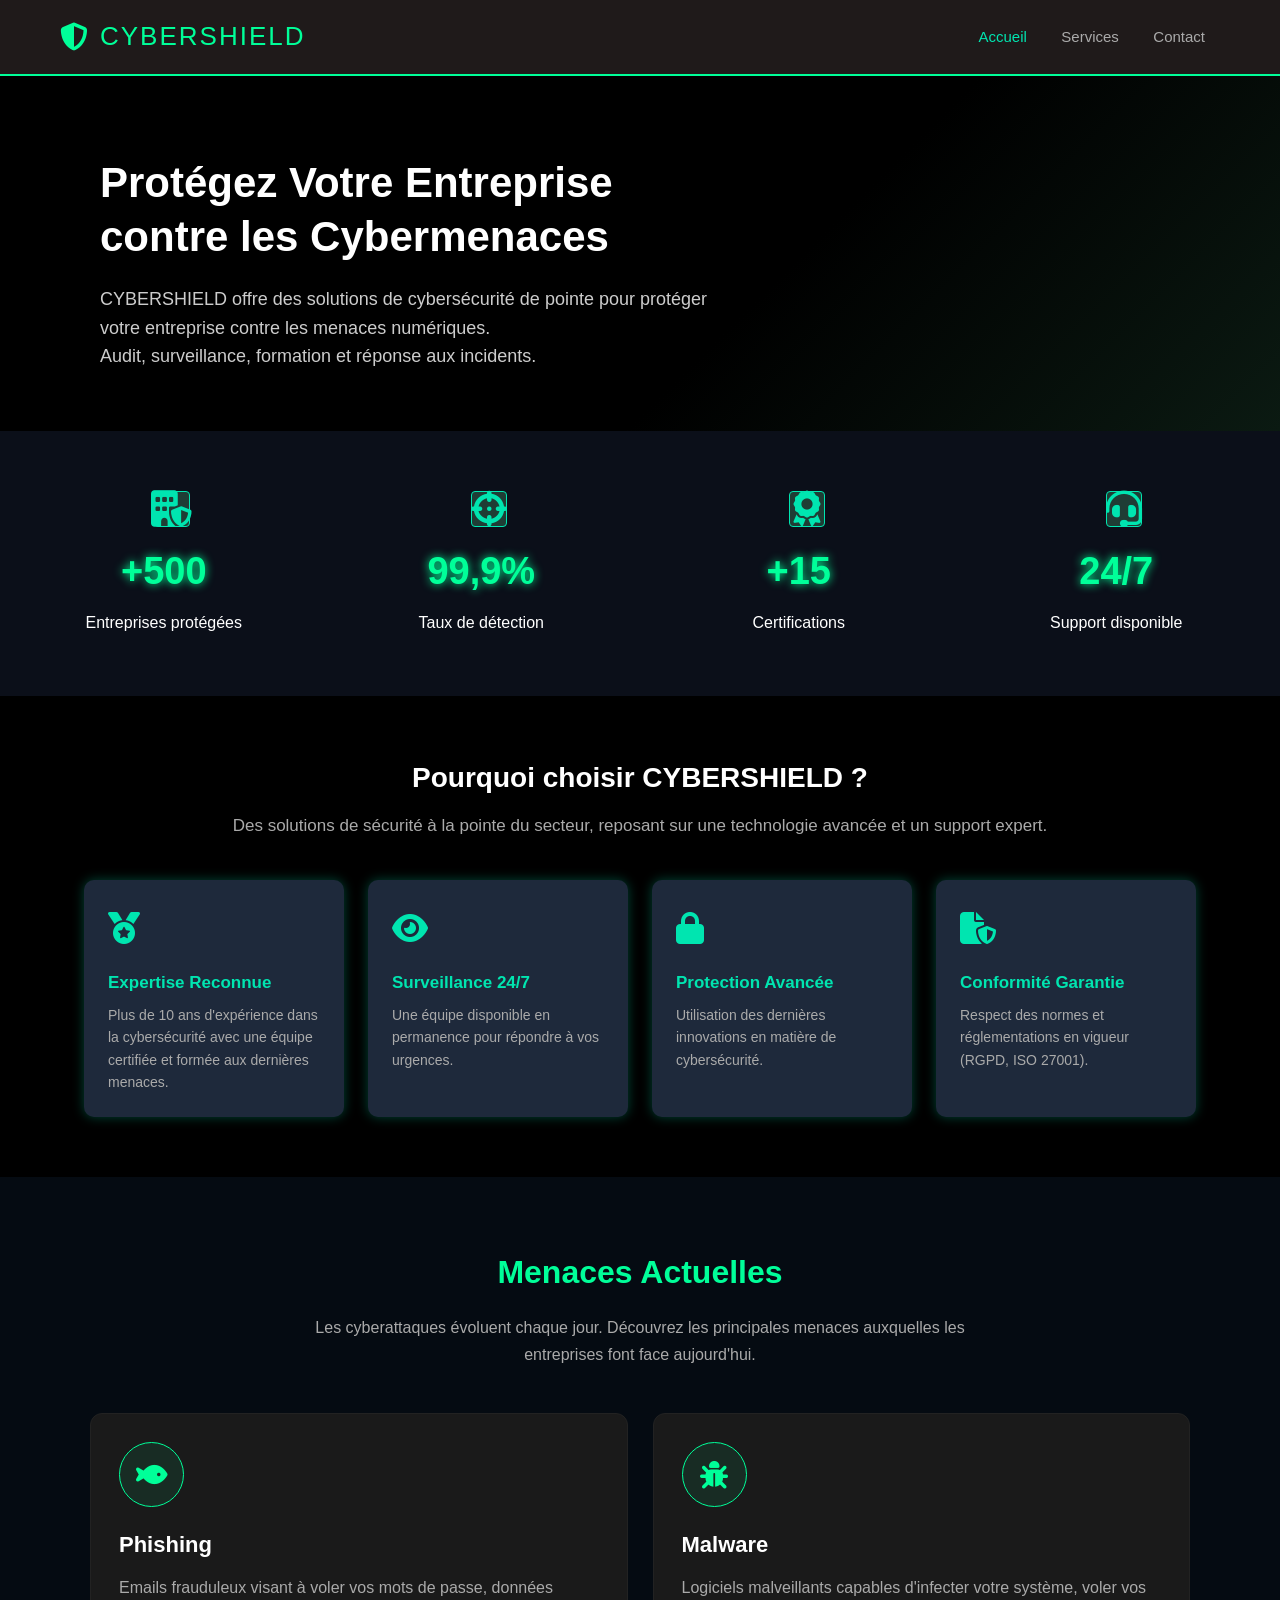
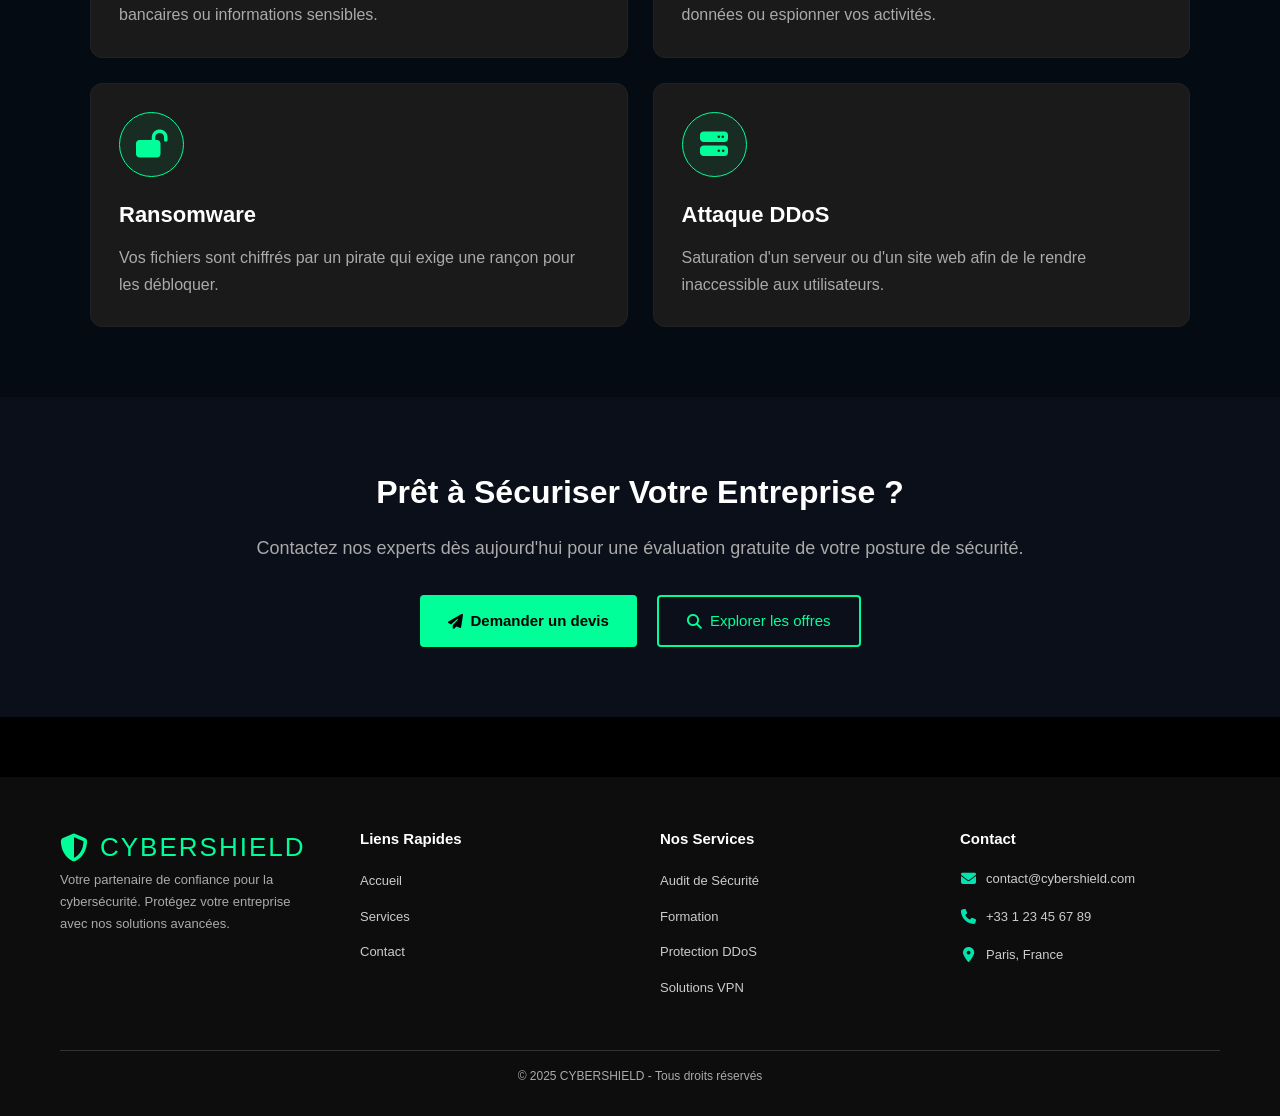
<file: index.html>
<!DOCTYPE html>
<html lang="fr">


    <meta charset="UTF-8">
    <meta name="viewport" content="width=device-width, initial-scale=1.0">
    <title>Accueil - CYBERSHIELD</title>

    <!-- Bibliothèque d'icônes Font Awesome (internet requis) -->
    <link rel="stylesheet" href="https://cdnjs.cloudflare.com/ajax/libs/font-awesome/6.5.0/css/all.min.css">
    <link rel="stylesheet" href="style.css">
</head>

<body>


    <header class="menu">
        <div class="logo">
            <i class="fa-solid fa-shield-halved logo-icone-fa"></i>
            CYBERSHIELD
        </div>

        <nav>
            <a href="index.html" class="actif">Accueil</a>
            <a href="service.html">Services</a>
            <a href="contact.html">Contact</a>
        </nav>

    </header>

    <section class="intro">
        <h1>Protégez Votre Entreprise<br>contre les Cybermenaces</h1>
        <p>CYBERSHIELD offre des solutions de cybersécurité de pointe pour
            protéger votre entreprise contre les menaces numériques.<br>
            Audit, surveillance, formation et réponse aux incidents.</p>
    </section>
 
    <section class="point">

        <div class="point-box">
            <div class="icone"><i class="fa-solid fa-building-shield"></i></div>
            <h2>+500</h2>
            <p>Entreprises protégées</p>
        </div>

        <div class="point-box">
            <div class="icone"><i class="fa-solid fa-crosshairs"></i></div>
            <h2>99,9%</h2>
            <p>Taux de détection</p>
        </div>

        <div class="point-box">
            <div class="icone"><i class="fa-solid fa-award"></i></div>
            <h2>+15</h2>
            <p>Certifications</p>
        </div>

        <div class="point-box">
            <div class="icone"><i class="fa-solid fa-headset"></i></div>
            <h2>24/7</h2>
            <p>Support disponible</p>
        </div>

    </section>


    <section class="pourquoi">

        <div class="choix">
            <h2>Pourquoi choisir CYBERSHIELD ?</h2>
            <p>Des solutions de sécurité à la pointe du secteur, reposant sur une
                technologie avancée et un support expert.</p>
        </div>

     
        <div class="cards">

            <div class="card">
                <div class="icone2"><i class="fa-solid fa-medal"></i></div>
                <h2>Expertise Reconnue</h2>
                <p>Plus de 10 ans d'expérience dans la cybersécurité avec une équipe
                    certifiée et formée aux dernières menaces.</p>
            </div>

            <div class="card">
                <div class="icone2"><i class="fa-solid fa-eye"></i></div>
                <h2>Surveillance 24/7</h2>
                <p>Une équipe disponible en permanence pour répondre à vos urgences.</p>
            </div>

            <div class="card">
                <div class="icone2"><i class="fa-solid fa-lock"></i></div>
                <h2>Protection Avancée</h2>
                <p>Utilisation des dernières innovations en matière de cybersécurité.</p>
            </div>

            <div class="card">
                <div class="icone2"><i class="fa-solid fa-file-shield"></i></div>
                <h2>Conformité Garantie</h2>
                <p>Respect des normes et réglementations en vigueur (RGPD, ISO 27001).</p>
            </div>

        </div>
    </section>


    <section class="menaces">

        <div class="titre-menaces">
            <h2>Menaces Actuelles</h2>
            <p>Les cyberattaques évoluent chaque jour. Découvrez les principales
                menaces auxquelles les entreprises font face aujourd'hui.</p>
        </div>


        <div class="grille-menaces">

            <div class="carte-menace">
                <div class="icone-menace"><i class="fa-solid fa-fish"></i></div>
                <h3>Phishing</h3>
                <p>Emails frauduleux visant à voler vos mots de passe,
                    données bancaires ou informations sensibles.</p>
            </div>

            <div class="carte-menace">
                <div class="icone-menace"><i class="fa-solid fa-bug"></i></div>
                <h3>Malware</h3>
                <p>Logiciels malveillants capables d'infecter votre système,
                    voler vos données ou espionner vos activités.</p>
            </div>

            <div class="carte-menace">
                <div class="icone-menace"><i class="fa-solid fa-lock-open"></i></div>
                <h3>Ransomware</h3>
                <p>Vos fichiers sont chiffrés par un pirate qui exige
                    une rançon pour les débloquer.</p>
            </div>

            <div class="carte-menace">
                <div class="icone-menace"><i class="fa-solid fa-server"></i></div>
                <h3>Attaque DDoS</h3>
                <p>Saturation d'un serveur ou d'un site web afin
                    de le rendre inaccessible aux utilisateurs.</p>
            </div>

        </div>
    </section>


    <section class="partie3">
        <h2>Prêt à Sécuriser Votre Entreprise ?</h2>
        <p>Contactez nos experts dès aujourd'hui pour une évaluation gratuite
            de votre posture de sécurité.</p>

        <div class="cta-boutons">
        
            <a class="btn-principal" href="contact.html">
                <i class="fa-solid fa-paper-plane"></i>
                Demander un devis
            </a>
   
            <a class="btn-secondaire" href="service.html">
                <i class="fa-solid fa-magnifying-glass"></i>
                Explorer les offres
            </a>
        </div>
    </section>


    <footer>
        <div class="colonnes">

            <div class="colonne">
                <div class="logo">
                    <i class="fa-solid fa-shield-halved logo-icone-fa"></i>
                    <span>CYBERSHIELD</span>
                </div>
                <p class="description">
                    Votre partenaire de confiance pour la cybersécurité.
                    Protégez votre entreprise avec nos solutions avancées.
                </p>
            </div>

            <div class="colonne">
                <h3>Liens Rapides</h3>
                <ul>  
                    <li><a href="index.html">Accueil</a></li>
                    <li><a href="service.html">Services</a></li> 
                    <li><a href="contact.html">Contact</a></li>
                </ul>
            </div>

            <div class="colonne">
                <h3>Nos Services</h3>
                <ul>
                    <li><a href="service.html">Audit de Sécurité</a></li>
                    <li><a href="service.html">Formation</a></li>
                    <li><a href="service.html">Protection DDoS</a></li>
                    <li><a href="service.html">Solutions VPN</a></li>
                </ul>
            </div>

  
            <div class="colonne">
                <h3>Contact</h3>
                <div class="contact-ligne">
                    <span class="contact-icone"><i class="fa-solid fa-envelope"></i></span>
                    <span>contact@cybershield.com</span>
                </div>
                <div class="contact-ligne">
                    <span class="contact-icone"><i class="fa-solid fa-phone"></i></span>
                    <span>+33 1 23 45 67 89</span>
                </div>
                <div class="contact-ligne">
                    <span class="contact-icone"><i class="fa-solid fa-location-dot"></i></span>
                    <span>Paris, France</span>
                </div>
            </div>

        </div>

        <hr class="separateur">
        <p class="footer-bas">© 2025 CYBERSHIELD - Tous droits réservés</p>
    </footer>

</body>
</html>
</file>
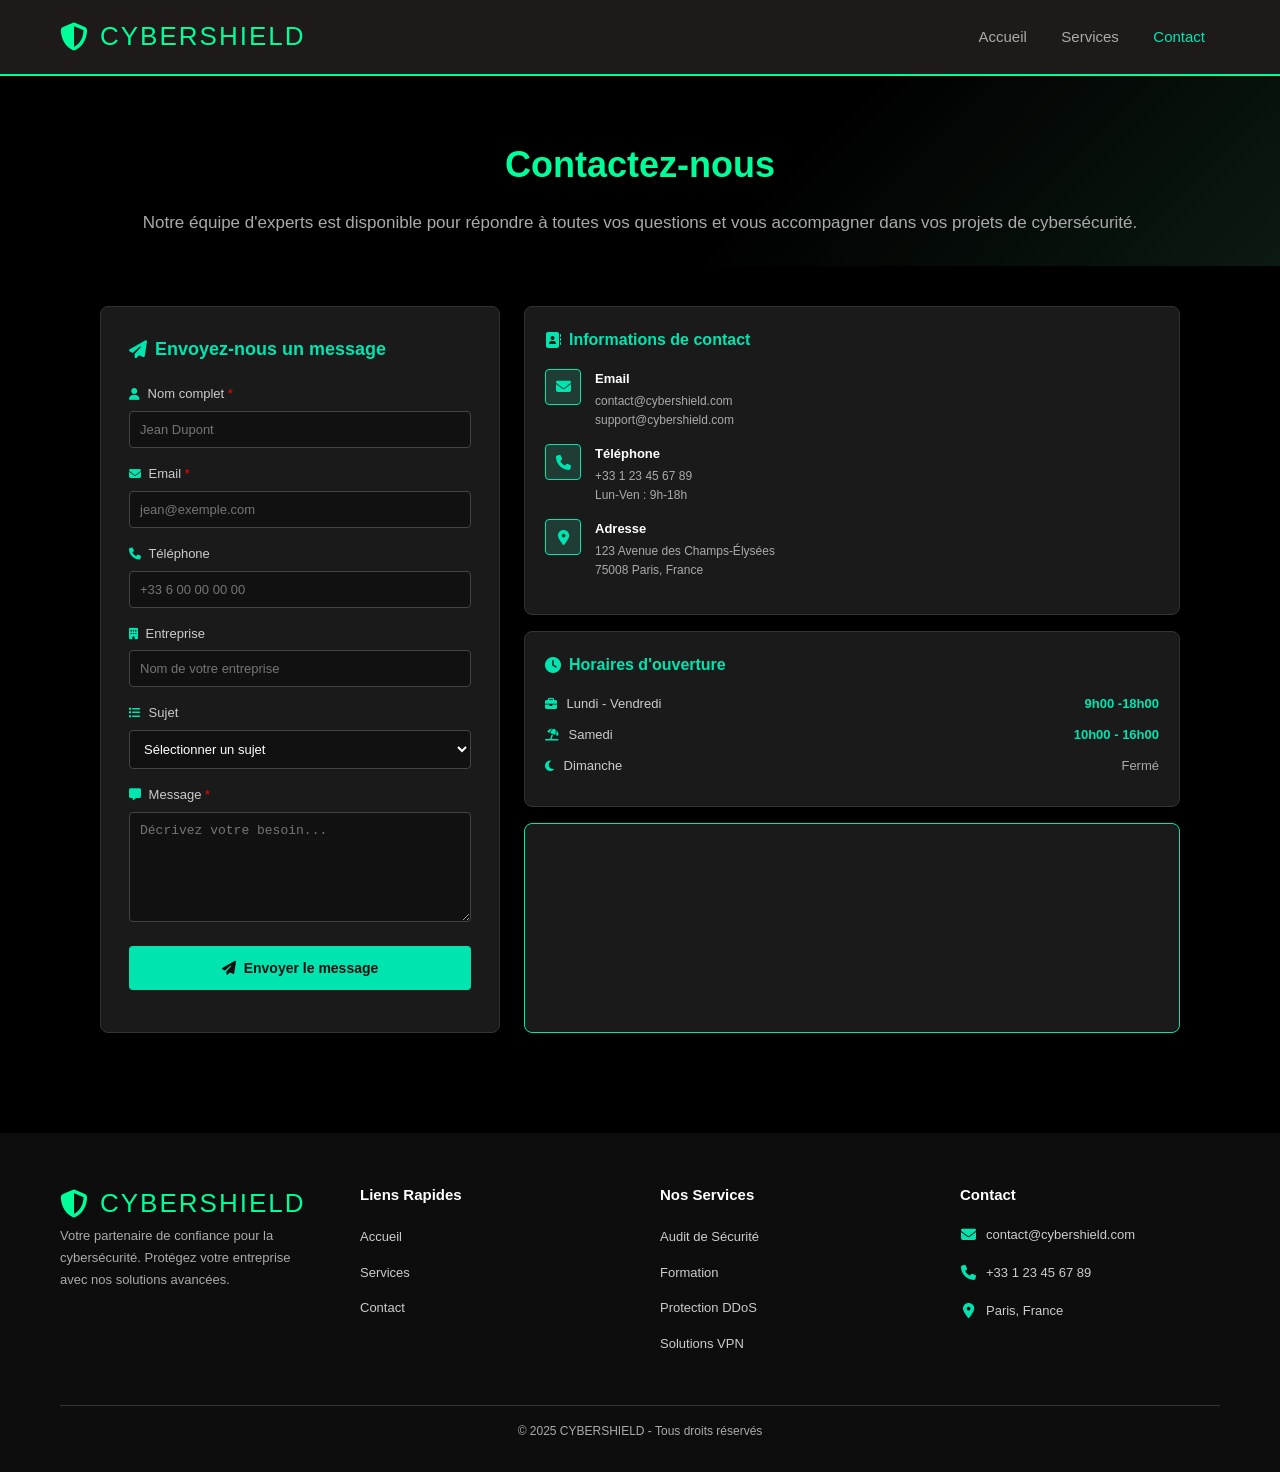
<file: contact.html>
<!DOCTYPE html>
<html lang="fr">

<head>
    <meta charset="UTF-8">
    <meta name="viewport" content="width=device-width, initial-scale=1.0">
    <title>Contact - CYBERSHIELD</title>

    <!-- Bibliothèque d'icônes Font Awesome (internet requis) -->
    <link rel="stylesheet" href="https://cdnjs.cloudflare.com/ajax/libs/font-awesome/6.5.0/css/all.min.css">

    <link rel="stylesheet" href="style.css">
</head>

<body>

    <header class="menu">

        <div class="logo">
            <i class="fa-solid fa-shield-halved logo-icone-fa"></i>
            CYBERSHIELD
        </div>

        <nav>
            <a href="index.html">Accueil</a>
            <a href="service.html">Services</a>
            <a href="contact.html" class="actif">Contact</a>
        </nav>

    </header>

    <section class="serve">
        <h1>Contactez-nous</h1>
        <p>Notre équipe d'experts est disponible pour répondre à toutes vos
            questions et vous accompagner dans vos projets de cybersécurité.</p>
    </section>

    <div class="page">

        <!-- ========== COLONNE GAUCHE : Formulaire ========== -->
        <div class="formulaire">

            <h2>
                <i class="fa-solid fa-paper-plane"></i>
                Envoyez-nous un message
            </h2>

            
            <div class="groupe">
                <label>
                    <i class="fa-solid fa-user icone-label"></i>
                    Nom complet <span>*</span>
                </label>
                <input type="text" placeholder="Jean Dupont">
            </div>

           
            <div class="groupe">
                <label>
                    <i class="fa-solid fa-envelope icone-label"></i>
                    Email <span>*</span>
                </label>
                <input type="email" placeholder="jean@exemple.com">
            </div>

            <div class="groupe">
                <label>
                    <i class="fa-solid fa-phone icone-label"></i>
                    Téléphone
                </label>
                <input type="tel" placeholder="+33 6 00 00 00 00">
            </div>

      
            <div class="groupe">
                <label>
                    <i class="fa-solid fa-building icone-label"></i>
                    Entreprise
                </label>
                <input type="text" placeholder="Nom de votre entreprise">
            </div>

           
            <div class="groupe">
                <label>
                    <i class="fa-solid fa-list icone-label"></i>
                    Sujet
                </label>
                <select>
                    <option>Sélectionner un sujet</option>
                    <option>Audit de sécurité</option>
                    <option>Protection DDoS</option>
                    <option>Formation</option>
                    <option>Gestion des accès</option>
                    <option>Chiffrement avancé</option>
                    <option>Surveillance réseau</option>
                    <option>Autre</option>
                </select>
            </div>

            <div class="groupe">
                <label>
                    <i class="fa-solid fa-message icone-label"></i>
                    Message <span>*</span>
                </label>
                <textarea placeholder="Décrivez votre besoin..."></textarea>
            </div>

            <button class="bouton-envoyer">
                <i class="fa-solid fa-paper-plane"></i>
                Envoyer le message
            </button>

        </div>


        <!-- ========== COLONNE DROITE : Informations ========== -->
        <div class="colonne-droite">

            <div class="boite">
                <h2>
                    <i class="fa-solid fa-address-book"></i>
                    Informations de contact
                </h2>

                <!-- Email -->
                <div class="info-ligne">
                    <div class="icone"><i class="fa-solid fa-envelope"></i></div>
                    <div class="info-texte">
                        <strong>Email</strong>
                        <p>contact@cybershield.com<br>support@cybershield.com</p>
                    </div>
                </div>
                <div class="info-ligne">
                    <div class="icone"><i class="fa-solid fa-phone"></i></div>
                    <div class="info-texte">
                        <strong>Téléphone</strong>
                        <p>+33 1 23 45 67 89<br>Lun-Ven : 9h-18h</p>
                    </div>
                </div>

        
                <div class="info-ligne">
                    <div class="icone"><i class="fa-solid fa-location-dot"></i></div>
                    <div class="info-texte">
                        <strong>Adresse</strong>
                        <p>123 Avenue des Champs-Élysées<br>75008 Paris, France</p>
                    </div>
                </div>
            </div>

            <div class="boite">
                <h2>
                    <i class="fa-solid fa-clock"></i>
                    Horaires d'ouverture
                </h2>

                <div class="horaire-ligne">
                    <div>
                        <i class="fa-solid fa-briefcase icone-horaire"></i>
                        Lundi - Vendredi
                    </div>
                    <span>9h00 -18h00</span>
                </div>

                <div class="horaire-ligne">
                    <div>
                        <i class="fa-solid fa-umbrella-beach icone-horaire"></i>
                        Samedi
                    </div>
                    <span>10h00 - 16h00</span>
                </div>

                <div class="horaire-ligne">
                    <div>
                        <i class="fa-solid fa-moon icone-horaire"></i>
                        Dimanche
                    </div>
                    <div style="color: #aaa;">Fermé</div>
                </div>
            </div>

            <div class="boite boite-urgence">
                <iframe
                    src="https://www.google.com/maps/embed?pb=!1m18!1m12!1m3!1d5247.194319194142!2d2.290780475413503!3d48.88495559883798!2m3!1f0!2f0!3f0!3m2!1i1024!2i768!4f13.1!3m3!1m2!1s0x47e66f91aa85bfb1%3A0xca6c403c8e457b76!2sIRIS%20-%20%C3%89cole%20sup%C3%A9rieure%20d&#39;informatique!5e0!3m2!1sfr!2sfr!4v1776249837614!5m2!1sfr!2sfr"
                    width="620"
                    height="200"
                    style="border: 0;"
                    allowfullscreen=""
                    loading="lazy"
                    referrerpolicy="no-referrer-when-downgrade">
                </iframe>
            </div>

        </div>

    </div>


    <footer>
        <div class="colonnes">

            <div class="colonne">
                <div class="logo">
                    <i class="fa-solid fa-shield-halved logo-icone-fa"></i>
                    <span>CYBERSHIELD</span>
                </div>
                <p class="description">
                    Votre partenaire de confiance pour la cybersécurité.
                    Protégez votre entreprise avec nos solutions avancées.
                </p>
            </div>

            <div class="colonne">
                <h3>Liens Rapides</h3>
                <ul>
                    <li><a href="index.html">Accueil</a></li>
                    <li><a href="service.html">Services</a></li>
                    <li><a href="contact.html">Contact</a></li>
                </ul>
            </div>

            <div class="colonne">
                <h3>Nos Services</h3>
                <ul>
                    <li><a href="service.html">Audit de Sécurité</a></li>
                    <li><a href="service.html">Formation</a></li>
                    <li><a href="service.html">Protection DDoS</a></li>
                    <li><a href="service.html">Solutions VPN</a></li>
                </ul>
            </div>

            <div class="colonne">
                <h3>Contact</h3>
                <div class="contact-ligne">
                    <span class="contact-icone"><i class="fa-solid fa-envelope"></i></span>
                    <span>contact@cybershield.com</span>
                </div>
                <div class="contact-ligne">
                    <span class="contact-icone"><i class="fa-solid fa-phone"></i></span>
                    <span>+33 1 23 45 67 89</span>
                </div>
                <div class="contact-ligne">
                    <span class="contact-icone"><i class="fa-solid fa-location-dot"></i></span>
                    <span>Paris, France</span>
                </div>
            </div>

        </div>

        <hr class="separateur">
        <p class="footer-bas">© 2025 CYBERSHIELD - Tous droits réservés</p>
    </footer>

</body>
</html>
</file>
<file: style.css>
/* ============================================
   PARTIE 1 – LES COULEURS DU SITE
   
   Au lieu d'écrire #00ff99 partout,
   on crée des noms de couleurs ici.
   Ensuite on écrit var(--vert) dans le CSS.
   Si on veut changer le vert → on modifie
   juste cette ligne et tout le site change !
============================================ */
:root {
    --vert       : #00ff99;
    --vert-clair : #00e5b0;
    --noir       : #000000;
    --noir-doux  : #0b0f19;
    --gris-fonce : #1a1a1a;
    --gris-carte : #1e293b;
    --gris-texte : #aaaaaa;
    --blanc      : #ffffff;
    --rouge      : red;
    --bordure    : #333333;
}
 
 
/* ============================================
   PARTIE 2 – STYLE DE BASE DE TOUTE LA PAGE
============================================ */
*
{
    box-sizing: border-box;
    margin: 0;
    padding: 0;
}
 
body {
    background-color: var(--noir);
    color: var(--blanc);
    font-family: 'Segoe UI', Tahoma, Verdana, sans-serif;
    line-height: 1.6;
}
 
 
/* ============================================
   PARTIE 3 – LA BARRE DE NAVIGATION (en haut)
   
   C'est le header avec le logo + les 3 liens.
   position: sticky = elle reste visible
   quand on fait défiler la page vers le bas.
============================================ */
 
.menu {
    display: flex;
    justify-content: space-between;
    align-items: center;
    padding: 16px 60px;
    background-color: #1f1a1a;
    border-bottom: 2px solid var(--vert);
    position: sticky;
    top: 0;
    z-index: 100;
}
 
.logo {
    color: var(--vert);
    font-size: 26px;
    font-family: 'Franklin Gothic Medium', Arial, sans-serif;
    letter-spacing: 2px;
    display: flex;
    align-items: center;
    gap: 10px;
}
 
.logo-icone-fa {
    color: var(--vert);
    font-size: 28px;
}
 
nav a {
    color: var(--gris-texte);
    text-decoration: none;
    margin: 0 15px;
    font-size: 15px;
    transition: color 0.3s;
}
 
nav a:hover,
nav a.actif {
    color: var(--vert-clair);
}
 
 
/* ============================================
   PARTIE 4 – SECTION INTRODUCTION (Accueil)
   
   Le grand titre + texte de présentation
   en haut de la page d'accueil.
============================================ */
.intro {
    padding: 80px 100px 60px;
    background: linear-gradient(135deg, #000000 60%, #0b1a12 100%);
}
 
.intro h1 {
    color: var(--blanc);
    font-size: 42px;
    line-height: 1.3;
    margin-bottom: 20px;
}
 
.intro p {
    font-size: 18px;
    color: #cccccc;
    max-width: 650px;
}
 
 
/* ============================================
   PARTIE 5 – LES CHIFFRES CLÉS (+500, 99,9%...)
   
   4 blocs côte à côte sur fond bleuté.
============================================ */
 
.point {
    display: flex;
    justify-content: space-around;
    align-items: center;
    padding: 60px 20px;
    background: var(--noir-doux);
    text-align: center;
    flex-wrap: wrap;
    gap: 30px;
}
 
.point-box {
    width: 200px;
}
 
.point-box .icone {
    font-size: 36px;
    color: var(--vert-clair);
    margin-bottom: 14px;
    margin-left: 90px;
}
 
.point-box h2 {
    font-size: 38px;
    color: var(--vert);
    text-shadow: 0 0 10px var(--vert);
    margin: 8px 0;
}
 
.point-box p {
    font-size: 16px;
    color: var(--blanc);
}
 
 
/* ============================================
   PARTIE 6 – POURQUOI NOUS CHOISIR
   
   Titre centré + 4 cartes avec icônes.
============================================ */
 
.pourquoi {
    padding: 60px 40px;
}
 
.choix h2 {
    text-align: center;
    font-size: 28px;
    margin-bottom: 12px;
}
 
.choix p {
    text-align: center;
    font-size: 17px;
    color: var(--gris-texte);
    margin-bottom: 40px;
}
 
.cards {
    display: flex;
    justify-content: center;
    flex-wrap: wrap;
    gap: 24px;
}
 
.card {
    background-color: var(--gris-carte);
    padding: 24px;
    width: 260px;
    border-radius: 10px;
    box-shadow: 0 0 12px rgba(0, 229, 176, 0.3);
    transition: background-color 0.3s, transform 0.3s;
}
 
.card:hover {
    background-color: #243447;
    transform: translateY(-4px);
}
 
.icone2 {
    font-size: 32px;
    color: var(--vert-clair);
    margin-bottom: 14px;
}
 
.card h2 {
    font-size: 17px;
    margin-bottom: 8px;
    color: var(--vert-clair);
}
 
.card p {
    font-size: 14px;
    color: var(--gris-texte);
}
 
 
/* ============================================
   PARTIE 7 – MENACES ACTUELLES (Accueil)
   
   4 cartes en 2 colonnes sur fond très sombre.
============================================ */
 
.menaces {
    padding: 70px 50px;
    background: #050b12;
}
 
.titre-menaces {
    text-align: center;
    margin-bottom: 45px;
}
 
.titre-menaces h2 {
    font-size: 32px;
    color: var(--vert);
    margin-bottom: 15px;
}
 
.titre-menaces p {
    color: var(--gris-texte);
    max-width: 700px;
    margin: auto;
    font-size: 16px;
    line-height: 1.7;
}
 
.grille-menaces {
    display: grid;
    grid-template-columns: repeat(2, 1fr);
    gap: 25px;
    max-width: 1100px;
    margin: auto;
}
 
.carte-menace {
    background: var(--gris-fonce);
    border: 1px solid #222;
    padding: 28px;
    border-radius: 12px;
    transition: 0.3s;
}
 
.carte-menace:hover {
    transform: translateY(-6px);
    border-color: var(--vert);
    box-shadow: 0 0 20px rgba(0, 255, 153, 0.2);
}
 
.icone-menace {
    width: 65px;
    height: 65px;
    background: rgba(0, 255, 153, 0.08);
    border: 1px solid var(--vert);
    border-radius: 50%;
    display: flex;
    justify-content: center;
    align-items: center;
    font-size: 28px;
    color: var(--vert);
    margin-bottom: 20px;
}
 
.carte-menace h3 {
    color: var(--blanc);
    margin-bottom: 12px;
    font-size: 22px;
}
 
.carte-menace p {
    color: var(--gris-texte);
    line-height: 1.7;
}
 
 
/* ============================================
   PARTIE 8 – CALL TO ACTION (Accueil)
   
   Section avec 2 boutons pour inciter
   le visiteur à contacter ou explorer.
============================================ */
 
.partie3 {
    text-align: center;
    padding: 70px 40px;
    background: var(--noir-doux);
}
 
.partie3 h2 {
    font-size: 32px;
    margin-bottom: 16px;
}
 
.partie3 p {
    font-size: 18px;
    color: var(--gris-texte);
    margin-bottom: 32px;
}
 
.cta-boutons {
    display: flex;
    justify-content: center;
    gap: 20px;
    flex-wrap: wrap;
}
 
.btn-principal {
    background-color: var(--vert);
    color: #000;
    text-decoration: none;
    padding: 12px 28px;
    border-radius: 4px;
    font-weight: bold;
    font-size: 15px;
    transition: background-color 0.3s;
    display: inline-flex;
    align-items: center;
    gap: 8px;
}
 
.btn-principal:hover {
    background-color: var(--vert-clair);
}
 
.btn-secondaire {
    background-color: transparent;
    color: var(--vert);
    text-decoration: none;
    padding: 12px 28px;
    border-radius: 4px;
    border: 2px solid var(--vert);
    font-size: 15px;
    transition: background-color 0.3s;
    display: inline-flex;
    align-items: center;
    gap: 8px;
}
 
.btn-secondaire:hover {
    background-color: rgba(0, 255, 153, 0.1);
}
 
 
/* ============================================
   PARTIE 9 – BANNIÈRE PAGE SERVICES
   
   Le grand titre en haut de la page services.
============================================ */
.serve {
    padding: 60px 40px 30px;
    text-align: center;
    background: linear-gradient(135deg, #000000 60%, #0b1a12 100%);
}
 
.serve h1 {
    font-size: 36px;
    color: var(--vert);
    margin-bottom: 16px;
}
 
.serve p {
    font-size: 17px;
    color: var(--gris-texte);
}
 
 
/* ============================================
   PARTIE 10 – GRILLE DES SERVICES
   
   6 cartes en 2 colonnes.
   Chaque carte : image + titre + liste + prix + bouton.
============================================ */
 
.services {
    display: grid;
    grid-template-columns: repeat(2, 1fr);
    gap: 24px;
    padding: 40px 80px;
    max-width: 1200px;
    margin: 0 auto;
}
 
.cardservice {
    background-color: var(--gris-fonce);
    padding: 24px;
    border-radius: 8px;
    border: 1px solid var(--bordure);
    transition: border-color 0.3s, transform 0.3s;
}
 
.cardservice:hover {
    border-color: var(--vert-clair);
    transform: translateY(-4px);
}
 
.icone-titre {
    color: var(--vert-clair);
    margin-right: 8px;
    font-size: 18px;
}
 
.cardservice h2 {
    font-size: 20px;
    color: var(--vert-clair);
    margin-bottom: 10px;
    display: flex;
    align-items: center;
}
 
.cardservice p {
    font-size: 14px;
    color: var(--gris-texte);
    margin-bottom: 14px;
}
 
.cardservice ul {
    list-style: none;
    padding: 0;
    margin-bottom: 16px;
}
 
.cardservice ul li {
    font-size: 13px;
    color: #cccccc;
    padding: 4px 0;
}
 
.cardservice ul li::before {
    content: "✓ ";
    color: var(--vert-clair);
    font-weight: bold;
}
 
.cardservice hr {
    border: none;
    border-top: 1px solid var(--bordure);
    margin-bottom: 14px;
}
 
.pied {
    display: flex;
    justify-content: space-between;
    align-items: center;
}
 
.petit-texte {
    font-size: 11px;
    color: var(--gris-texte);
}
 
.prix {
    color: var(--vert-clair);
    font-size: 20px;
    font-weight: bold;
}
 
.bouton {
    background-color: var(--vert-clair);
    color: #000;
    border: none;
    padding: 10px 18px;
    font-size: 13px;
    font-weight: bold;
    border-radius: 4px;
    cursor: pointer;
    text-decoration: none;
    display: inline-block;
    transition: background-color 0.3s;
}
 
.bouton:hover {
    background-color: var(--vert);
}
 
.card-image {
    position: relative;
    width: 100%;
    height: 200px;
    overflow: hidden;
    margin-bottom: 16px;
    border-radius: 4px;
}
 
.card-image img {
    width: 100%;
    height: 100%;
    object-fit: cover;
    display: block;
    transition: transform 0.5s ease;
}
 
.cardservice:hover .card-image img {
    transform: scale(1.05);
}
 
.card-image::after {
    content: '';
    position: absolute;
    bottom: 0;
    left: 0;
    right: 0;
    height: 60px;
    background: linear-gradient(to top, #1a1a1a, transparent);
}
 
 
/* ============================================
   PARTIE 11 – FORMULAIRE DE CONTACT
   
   La colonne gauche de la page contact :
   les champs de saisie et le bouton d'envoi.
============================================ */
 
/* Les deux colonnes côte à côte */
.page {
    display: flex;
    gap: 24px;
    padding: 40px 60px;
    max-width: 1200px;
    margin: 0 auto;
    flex-wrap: wrap;                  /* empilées sur petit écran */
}
 
/* La colonne gauche : le formulaire */
.formulaire {
    background-color: var(--gris-fonce);
    border: 1px solid var(--bordure);
    padding: 28px;
    width: 400px;
    flex-shrink: 0;                   /* ne rétrécit pas */
    border-radius: 8px;
}
 
/* Le titre du formulaire */
.formulaire h2 {
    font-size: 18px;
    margin-bottom: 20px;
    color: var(--vert-clair);
    display: flex;
    align-items: center;
    gap: 8px;
}
 
/* Chaque groupe : label + champ */
.groupe {
    margin-bottom: 16px;
}
 
/* Le label au-dessus du champ */
.groupe label {
    display: block;                   /* occupe toute la largeur */
    font-size: 13px;
    margin-bottom: 6px;
    color: #cccccc;
}
 
/* L'icône verte dans le label */
.icone-label {
    color: var(--vert-clair);
    margin-right: 4px;
    font-size: 12px;
}
 
/* L'étoile rouge * pour les champs obligatoires */
.groupe label span {
    color: var(--rouge);
}
 
/* Les champs de saisie, listes déroulantes et zones de texte */
.groupe input,
.groupe select,
.groupe textarea {
    width: 100%;
    background-color: #111111;
    border: 1px solid #444444;
    color: var(--blanc);
    padding: 10px;
    font-size: 13px;
    border-radius: 4px;
    transition: border-color 0.3s;
}
 
/* La bordure devient verte quand on clique sur le champ */
.groupe input:focus,
.groupe select:focus,
.groupe textarea:focus {
    outline: none;                    /* supprime le contour bleu du navigateur */
    border-color: var(--vert-clair);  /* remplace par une bordure verte */
}
 
/* La zone de texte pour le message */
.groupe textarea {
    height: 110px;
    resize: vertical;                 /* peut être agrandie vers le bas */
}
 
/* Le bouton "Envoyer le message" */
.bouton-envoyer {
    width: 100%;
    background-color: var(--vert-clair);
    color: #111;
    border: none;
    padding: 14px;
    font-size: 14px;
    font-weight: bold;
    cursor: pointer;
    border-radius: 4px;
    margin-top: 8px;
    transition: background-color 0.3s;
    display: flex;
    align-items: center;
    justify-content: center;
    gap: 8px;
}
 
.bouton-envoyer:hover {
    background-color: var(--vert);
}
 
 
/* ============================================
   PARTIE 12 – COLONNE DROITE (Contact)
   
   Les boites : coordonnées, horaires, Google Maps.
============================================ */
 
/* La colonne droite : boites empilées */
.colonne-droite {
    display: flex;
    flex-direction: column;           /* empilées vers le bas */
    gap: 16px;
    flex: 1;                          /* prend tout l'espace restant */
    min-width: 280px;
}
 
/* Chaque boite d'information */
.boite {
    background-color: var(--gris-fonce);
    border: 1px solid var(--bordure);
    padding: 20px;
    border-radius: 8px;
}
 
/* Titre de chaque boite */
.boite h2 {
    font-size: 16px;
    margin-bottom: 16px;
    color: var(--vert-clair);
    display: flex;
    align-items: center;
    gap: 8px;
}
 
/* Une ligne : carré icône + texte */
.info-ligne {
    display: flex;
    gap: 14px;
    margin-bottom: 14px;
    align-items: flex-start;
}
 
/* Le carré vert avec l'icône */
.icone {
    background-color: #1f3d35;
    border: 1px solid var(--vert-clair);
    color: var(--vert-clair);
    width: 36px;
    height: 36px;
    display: flex;
    align-items: center;
    justify-content: center;
    font-size: 15px;
    flex-shrink: 0;                   /* ne rétrécit pas */
    border-radius: 4px;
}
 
/* Le texte à côté de l'icône */
.info-texte strong {
    display: block;
    font-size: 13px;
    margin-bottom: 2px;
}
 
.info-texte p {
    font-size: 12px;
    color: var(--gris-texte);
    margin: 0;
    line-height: 1.6;
}
 
/* Une ligne d'horaire : jour à gauche, heure à droite */
.horaire-ligne {
    display: flex;
    justify-content: space-between;   /* un côté gauche, un côté droit */
    font-size: 13px;
    margin-bottom: 10px;
    color: #cccccc;
}
 
/* L'heure affichée en vert */
.horaire-ligne span {
    color: var(--vert-clair);
    font-weight: bold;
}
 
/* La petite icône dans les horaires */
.icone-horaire {
    color: var(--vert-clair);
    margin-right: 6px;
    font-size: 12px;
}
 
/* La boite qui contient la carte Google Maps */
.boite-urgence {
    border-color: var(--vert-clair);  /* bordure verte */
    padding: 0;                       /* pas d'espace pour que la carte soit bord à bord */
    overflow: hidden;                 /* la carte reste dans la boite */
}

 
/* ============================================
   PARTIE 13 – FOOTER (bas de toutes les pages)
   
   4 colonnes côte à côte + ligne de copyright.
============================================ */
 
/* Le footer entier */
footer {
    background-color: #0d0d0d;        /* fond presque noir */
    padding: 50px 60px 30px;
    margin-top: 60px;                 /* espace au-dessus du footer */
}
 
/* Les 4 colonnes côte à côte */
.colonnes {
    display: flex;
    gap: 40px;
    margin-bottom: 40px;
    flex-wrap: wrap;                  /* passe à la ligne sur petit écran */
}
 
/* Chaque colonne prend le même espace */
.colonne {
    flex: 1;
    min-width: 160px;
}
 
/* Le texte de description sous le logo dans le footer */
.description {
    font-size: 13px;
    color: var(--gris-texte);
    line-height: 1.7;
}
 
/* Les titres des colonnes (Liens Rapides, Nos Services, Contact) */
.colonne h3 {
    font-size: 15px;
    font-weight: bold;
    margin-bottom: 16px;
    color: var(--blanc);
}
 
/* Les listes de liens */
.colonne ul {
    list-style: none;                 /* supprime les puces */
    padding: 0;
    margin: 0;
}
 
.colonne ul li {
    margin-bottom: 10px;
}
 
/* Les liens dans le footer */
.colonne ul li a {
    color: #cccccc;
    text-decoration: none;
    font-size: 13px;
    transition: color 0.3s;
}
 
/* Le lien devient vert au survol */
.colonne ul li a:hover {
    color: var(--vert-clair);
}
 
/* Une ligne de contact (icône + texte) */
.contact-ligne {
    display: flex;
    align-items: center;
    gap: 10px;
    margin-bottom: 14px;
    font-size: 13px;
    color: #cccccc;
}
 
/* L'icône verte devant chaque ligne */
.contact-icone {
    color: var(--vert-clair);
    font-size: 15px;
    width: 16px;
    text-align: center;
}
 
/* La ligne de séparation horizontale */
.separateur {
    border: none;
    border-top: 1px solid var(--bordure); /* fine ligne grise */
    margin-bottom: 16px;
}
 
/* Le texte copyright tout en bas */
.footer-bas {
    text-align: center;
    font-size: 12px;
    color: var(--gris-texte);
}
</file>
